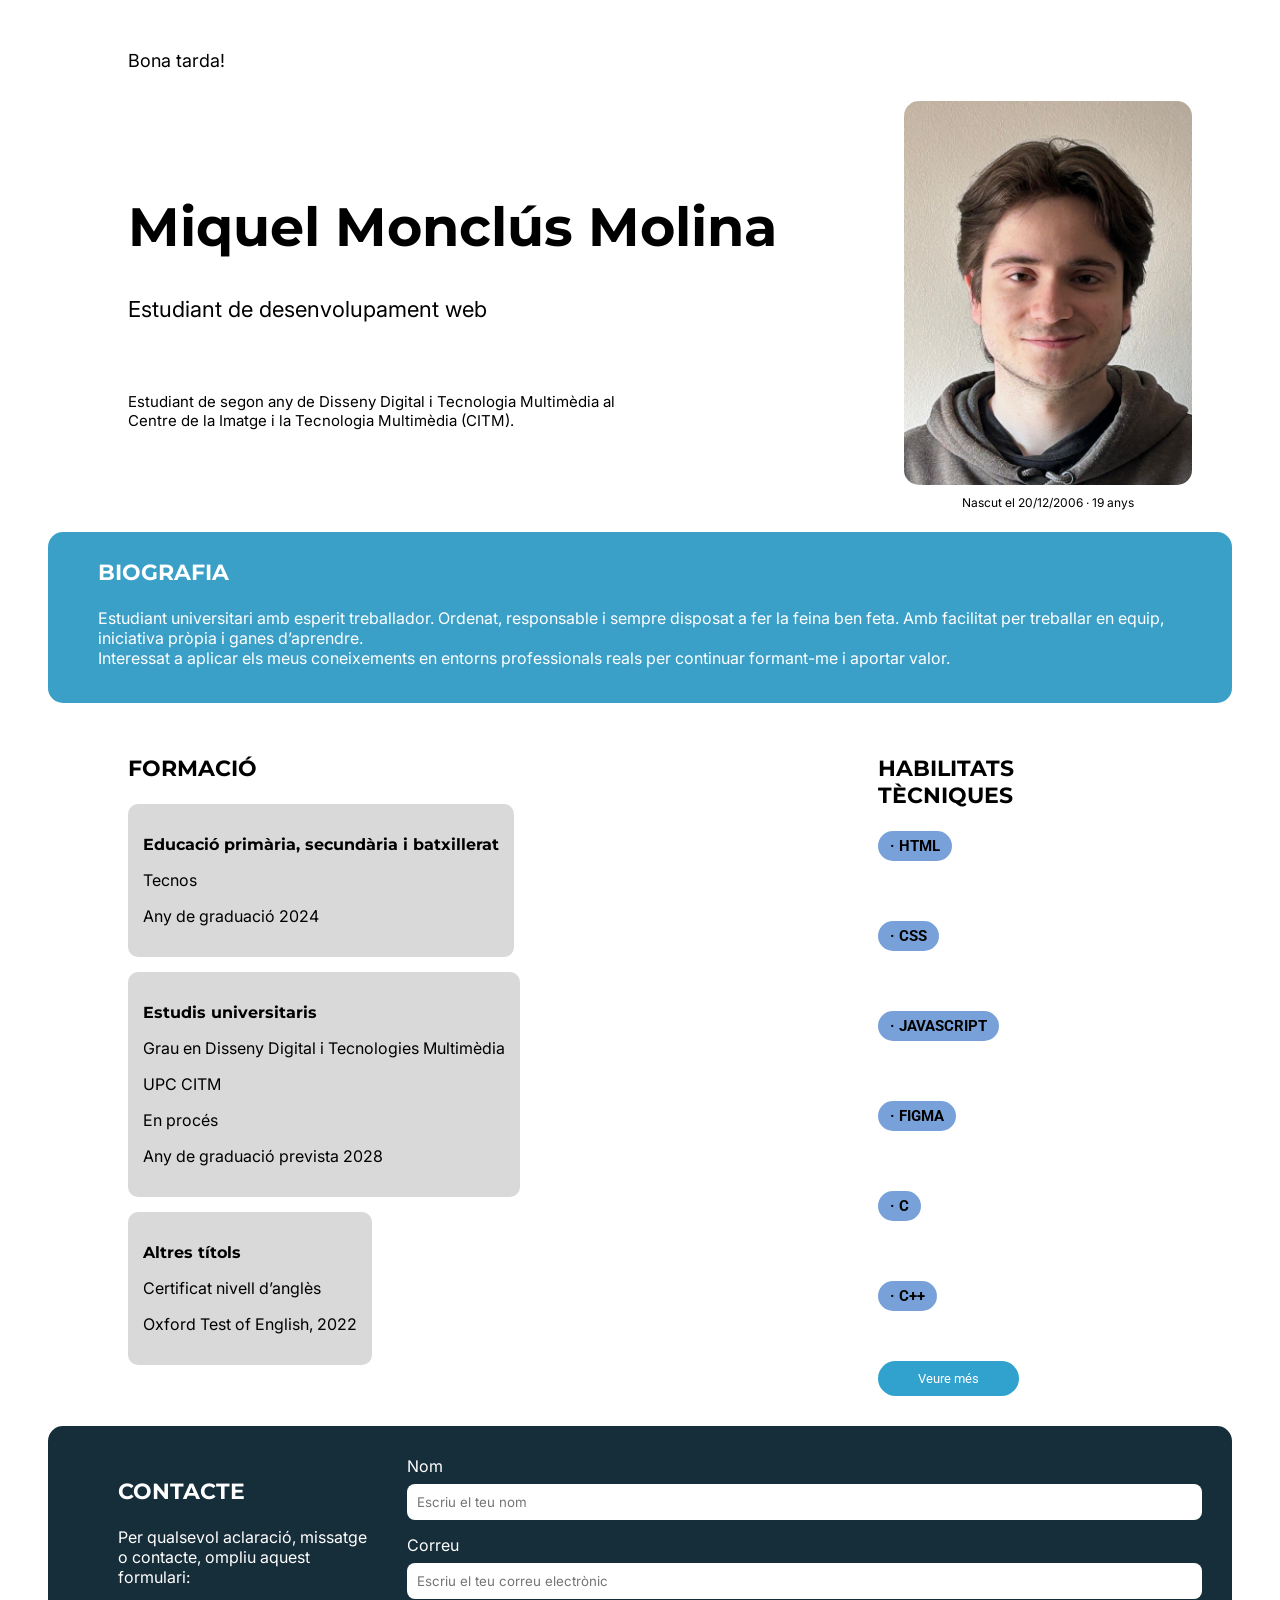
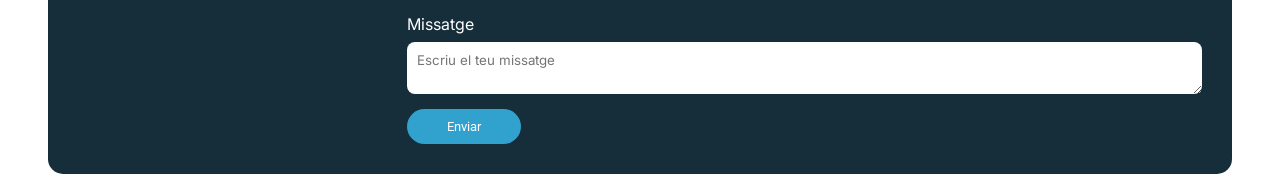
<file: p03/index.html>
<!DOCTYPE html>
<html lang="en">
<head>
    <meta charset="UTF-8">



    <!-- CSS -->
    <link rel="stylesheet" href="./css/style.css">


    <!-- JAVASCRIPT -->
    <script src="./js/main.js" defer ></script>

    <!-- Google Fonts -->
        <link rel="preconnect" href="https://fonts.googleapis.com">
        <link rel="preconnect" href="https://fonts.gstatic.com/" crossorigin>

        <link href="https://fonts.googleapis.com/css2?family=Inter:ital,opsz,wght@0,14..32,100..900;1,14..32,100..900&display=swap" rel="stylesheet">
        <link href="https://fonts.googleapis.com/css2?family=Montserrat:ital,wght@0,100..900;1,100..900&display=swap" rel="stylesheet">
        <link href="https://fonts.googleapis.com/css2?family=Roboto:ital,wght@0,100..900;1,100..900&display=swap" rel="stylesheet">

    <meta name="viewport" content="width=device-width, initial-scale=1.0">
    <title>CV P03 Miquel</title>




</head>

<body>


<header>

    <div id="header-top"></div>

    <div id="header-container">

        <div id="header-esq">
            <h1>Miquel Monclús Molina</h1>
            <h2>Estudiant de desenvolupament web</h2>

            <p id="descripcio">
            Estudiant de segon any de Disseny Digital i Tecnologia Multimèdia al <br> 
            Centre de la Imatge i la Tecnologia Multimèdia (CITM).
            </p>
        </div>

        <div id="header-dreta">
            <img id="fotoperfil" src="./img/foto.jpg" alt="Foto de perfil">
            <p id="naixement">Nascut el 20/12/2006</p>
        </div>

    </div>

</header>


<div id="biografia">
    <div id="bio-header">
        <h3>BIOGRAFIA</h3>
    </div>

    <p>
        Estudiant universitari amb esperit treballador. Ordenat, responsable i sempre disposat a fer la feina ben feta. Amb facilitat per treballar en equip, iniciativa pròpia i ganes d’aprendre.<br> 
        Interessat a aplicar els meus coneixements en entorns professionals reals per continuar formant-me i aportar valor.
    </p>
</div>

<section id="formacio-habilitats">

    <!-- FORMACIÓ -->
    <div id="formacio">
        <h3>FORMACIÓ</h3>

        <div class="card">
            <p class="titol">Educació primària, secundària i batxillerat</p>
            <p>Tecnos</p>
            <p>Any de graduació 2024</p>
        </div>

        <div class="card">
            <p class="titol">Estudis universitaris</p>
            <p>Grau en Disseny Digital i Tecnologies Multimèdia</p>
            <p>UPC CITM</p>
            <p>En procés</p>
            <p>Any de graduació prevista 2028</p>
        </div>

        <div class="card">
            <p class="titol">Altres títols</p>
            <p>Certificat nivell d’anglès</p>
            <p>Oxford Test of English, 2022</p>
        </div>
    </div>

    <!-- SKILLS -->
    <div id="habilitats">
        <h3>HABILITATS TÈCNIQUES</h3>

        <div id="container"></div>

        <button id="toggle-btn">Veure més</button>
    </div>

</section>

<!--Formulari contacte-->
<section class="contacte">
  <div class="contacte-container">
    
    <div class="contacte-text">
      <h3>CONTACTE</h3>
      <p>Per qualsevol aclaració, missatge<br> o contacte, ompliu aquest<br> formulari:</p>
    </div>

    <form id="formulariContacte" novalidate>
      
      <label for="nom">Nom</label>
      <input type="text" id="nom" placeholder="Escriu el teu nom" required>

      <label for="correu">Correu</label>
      <input type="email" id="correu" placeholder="Escriu el teu correu electrònic" required>

      <label for="missatge">Missatge</label>
    <textarea id="missatge" placeholder="Escriu el teu missatge" required></textarea>

      <button type="submit" id="enviar">Enviar</button>



    </form>
  </div>
</section>


</body>
</html>
</file>
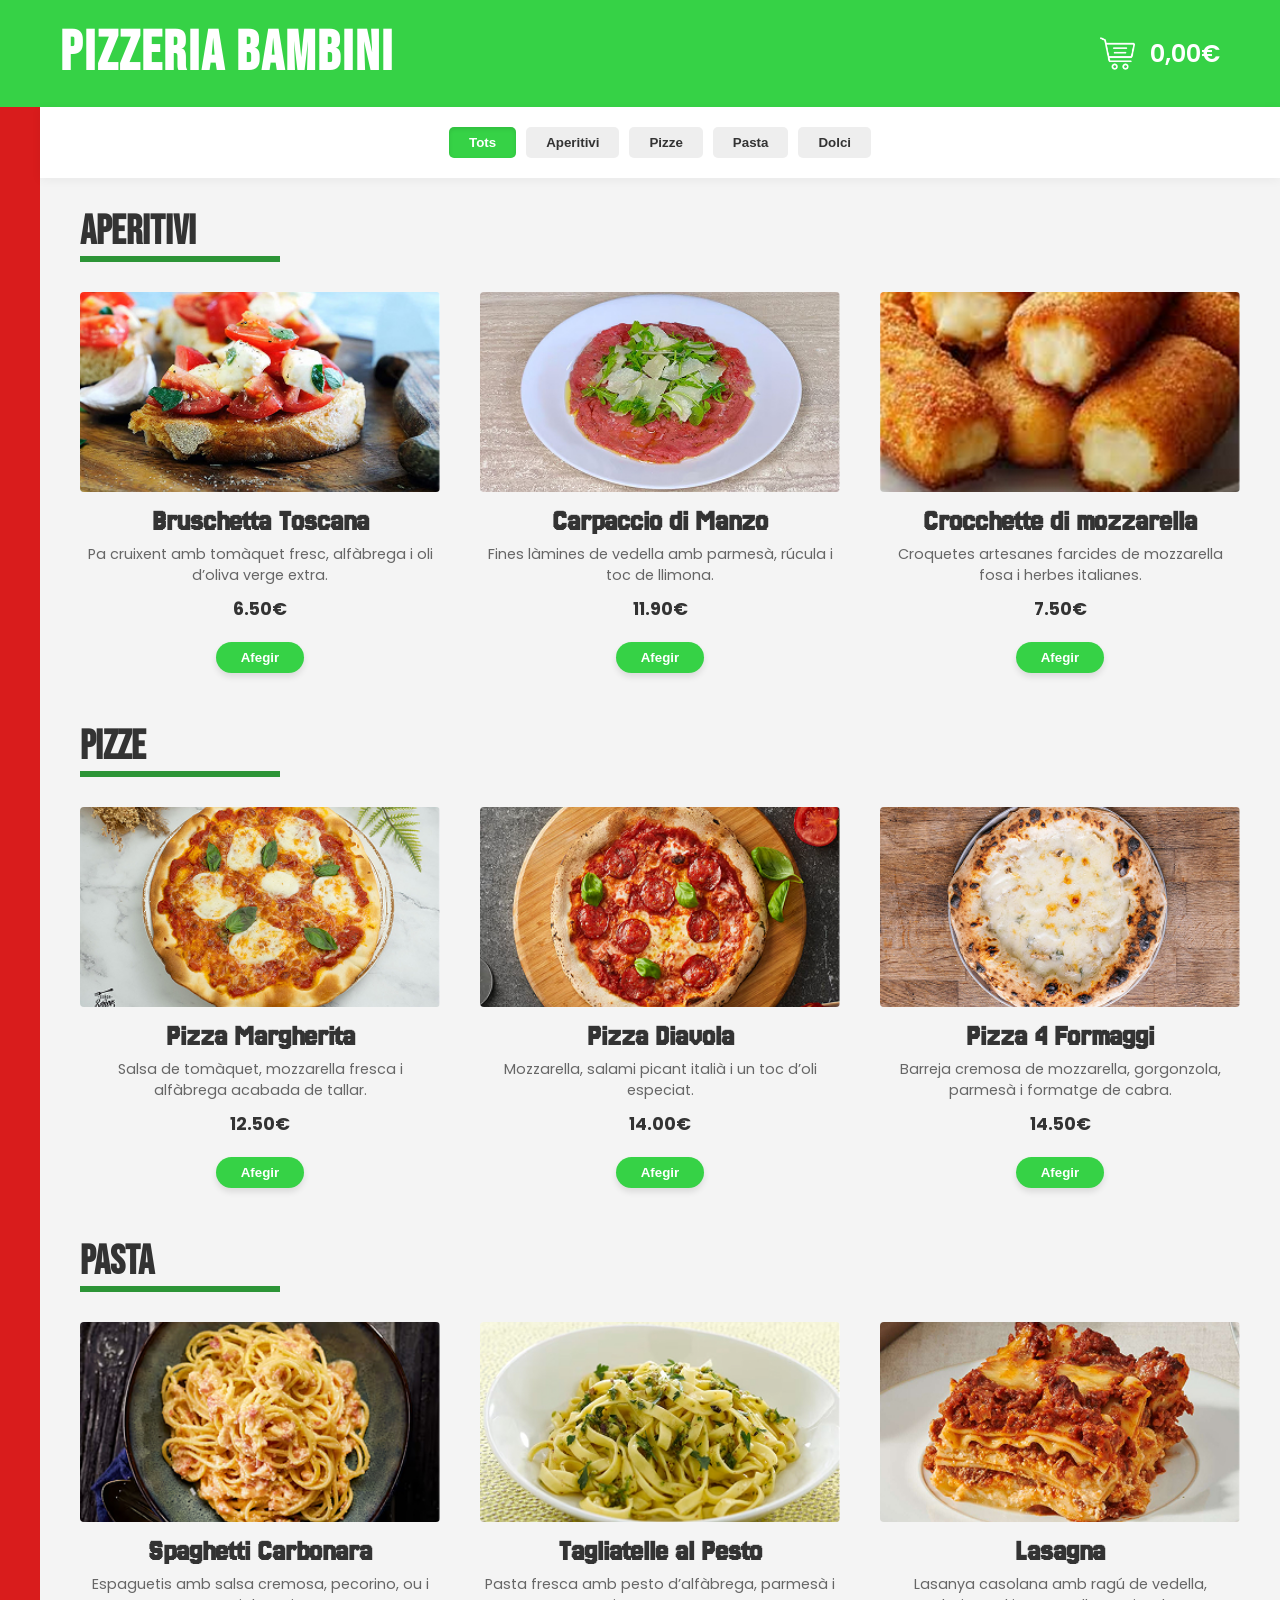
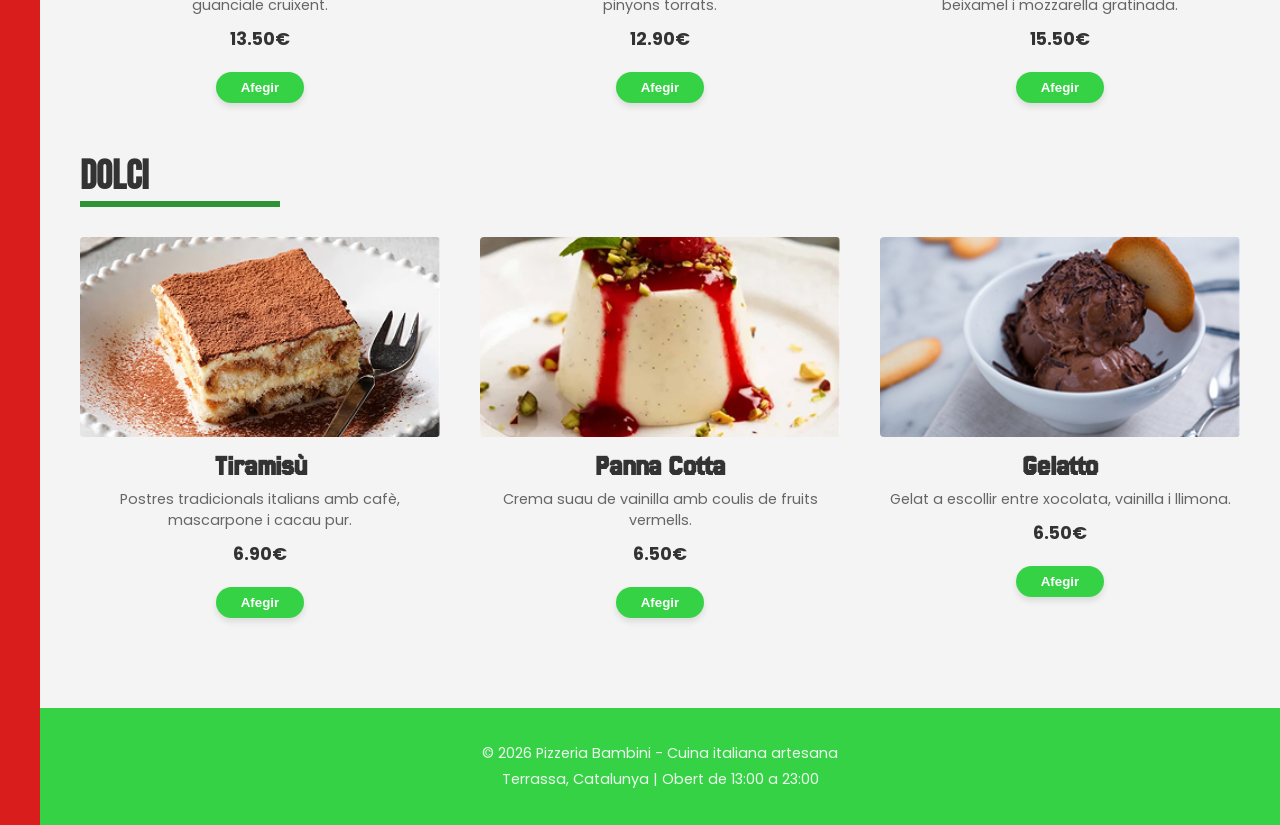
<file: p04/index.html>
<!DOCTYPE html>
<html lang="ca">
<head>
    <meta charset="UTF-8">
    <meta name="viewport" content="width=device-width, initial-scale=1.0">
    <title>Pizzeria Bambini</title>

    <!-- CSS -->
    <link rel="stylesheet" href="css/style.css">

    <!-- JAVASCRIPT -->
    <script src="js/main.js" defer></script>

     <!-- Google Fonts -->
    <link rel="preconnect" href="https://fonts.googleapis.com">
    <link rel="preconnect" href="https://fonts.gstatic.com" crossorigin>
    <link href="https://fonts.googleapis.com/css2?family=Bebas+Neue&family=Poppins:wght@400;600;700&display=swap" rel="stylesheet">
    <link href="https://fonts.googleapis.com/css2?family=Jersey+25&display=swap" rel="stylesheet">
</head>
<body>
    <header>
        <div id="header-esq">
            <h1>PIZZERIA BAMBINI</h1>
        </div>
        <div class="carrito" id="boto-carrito">
            <img src="img/carrito.svg" alt="Carrito">
            <span id="total">0,00€</span>
        </div>
    </header>

    <main>
        <div id="vista-carta">
            <nav class="filtres">
                <button data-categoria="tots" class="active">Tots</button>
                <button data-categoria="aperitivi">Aperitivi</button> 
                <button data-categoria="pizze">Pizze</button>
                <button data-categoria="pasta">Pasta</button>
                <button data-categoria="dolci">Dolci</button>
            </nav>
            
            <div id="menu-container"></div>
        </div>

        <div id="vista-confirmacio" class="hidden">
            <a href="#" id="btn-tornar" class="enllaç-tornar">Tornar a la carta</a>
            
            <h2>Resum de la teva comanda</h2>
            <hr>
            
            <div id="llista-resum"></div>
            <div id="total-final">Total: 0,00€</div>

            <section class="formulari-seccio">
                <form id="formulari-comanda">
                    <div class="form-group">
                        <label for="nom">El teu nom:</label>
                        <input type="text" id="nom" required placeholder="Ex: Marc">
                    </div>
                    <div class="form-group">
                        <label for="observacions">Observacions:</label>
                        <textarea id="observacions" placeholder="Al·lèrgies o detalls..."></textarea>
                    </div>
                    <button type="submit" class="btn-confirmar">CONFIRMAR I ENVIAR POSICIÓ</button>
                </form>
            </section>
        </div>
    </main>
<footer>
    <div class="footer-content">
        <p>&copy; 2026 Pizzeria Bambini - Cuina italiana artesana</p>
        <p>Terrassa, Catalunya | Obert de 13:00 a 23:00</p>
    </div>
</footer>
</body>
</html>
</file>
<file: p03/css/style.css>
h1{
    font-family: "Montserrat";
    font-weight: bolder;
    margin-left: 40px;
    font-size: 54px;
}

h2{
    font-family: "Inter";
    font-weight:normal;
    margin-left: 40px;
    margin-top: 30px;
    font-size: 22px;
}

h3{
    font-family: "Montserrat";
    font-weight:bold;

    font-size: 22px;
}

#descripcio{
    font-family: "Inter";
    margin-left: 40px;
    margin-top: 70px;
    font-size: 15px;
}


#header-container {
  display: flex;
  justify-content: space-between;
  align-items: center;
}

#fotoperfil{
    max-width: 288px;
    max-height: 384px;
    border-radius: 15px;
    margin-top: 20px;
}

#header-dreta #naixement {
  font-family: "Inter";
  font-weight:normal;
  font-size: 12px;
  margin-top: 10px;
  text-align: center;
}

#header-top {

  margin-top: 50px;
  margin-left: 80px;

}

#header-esq{
    margin-left: 80px;
 
}

#header-dreta{
    margin-right: 80px;
    display: flex;
    flex-direction: column; 
    align-items: center;    
}

#header-bottom {
  display: flex;
  justify-content: space-between;
  align-items: center;
}

#biografia{
    background-color: #3aa0c8;
    margin-top: 10px;
    margin-right: 40px;
    margin-left: 40px;
    padding: 5px 10px; 
    border-radius: 15px;
    color: white;

}

#bio-header{
    margin-left: 40px;
    margin-bottom: 1px; 

    font-family: "Montserrat";
    font-weight:lighter;
}

#biografia p{
    margin-left: 40px;

    font-family: "Inter";
    font-size: 16px;
    margin-bottom: 30px;
}

#formacio-habilitats{
    display: flex;
    justify-content: space-between;
    margin-left: 40px;
    margin-right: 40px;
    margin-top: 30px;
    gap: 50px;
}

#formacio{
    width: 100%;
    max-width: 500px;
    margin-left: 80px;
    align-items: flex-start; 

}

.card{
    background-color: #d9d9d9;
    padding: 15px;
    border-radius: 10px;
    margin-bottom: 15px;


    display: inline-block;   
    max-width: 100%;       

}


.card .titol{
    font-family: "Montserrat";
    font-weight:lighter;
    font-weight: bold;
}

.card p{
    font-family: "Inter";

}


#habilitats{
    margin-left: 200px;
    margin-right: 200px;
}

#container{
    display: flex;
    flex-direction: column;

    gap: 60px;
}

.skill{
    background-color: #79A1D9;
    font-family: "Roboto";
    font-size: 15px;
    font-weight: bold;
    padding: 6px 12px;
    border-radius: 20px;
    width: fit-content;
}

#toggle-btn{
    font-family: "Roboto";
    background-color: #31A2CE;
    color: white;
    margin-top: 50px;

    display: block;              


    padding: 10px 40px;          
    border-radius: 20px;

    text-align: center;
    border: none;
    cursor: pointer;
}

.hidden{
    display: none;
}

/*formulari contacte*/

.contacte {
  background-color: #162D3A;
  padding: 30px;
  border-radius: 15px;
  color: white;
  margin-right: 40px;
  margin-left: 40px;
  margin-top: 30px;
    font-family: "Inter";
}

.contacte-container {
  display: flex;
  gap: 40px;
}

.contacte label {
  display: block;
  margin-bottom: 8px;
  font-family: "Inter";
}

form {
flex: 1;
  display: flex;
  flex-direction: column;
}

input, textarea {
  margin-bottom: 15px;
  padding: 10px;
  border-radius: 8px;
  border: none;
}

.contacte input,
.contacte textarea {
  font-family: "Inter";
}

.contacte input::placeholder,
.contacte textarea::placeholder {
  font-family: "Inter";
}

.contacte-text{
margin-left: 40px;
}


.error {
  color: red;
  margin-top: 10px;
  font-family: "Inter";
  font-size: 14px;
}

#enviar{

    font-family: "Roboto";
    background-color: #31A2CE;
    color: white;


      width: fit-content;    
    padding: 10px 40px;          
    border-radius: 20px;

    text-align: center;
    border: none;
    cursor: pointer;
}

.good {
  color: #2ecc71; 
  margin-top: 10px;
  font-family: "Inter";
  font-size: 14px;
}


.salutacio {
  font-family: "Inter";
  font-size: 18px;

  margin-left: 40px;
  margin-bottom: 10px;
}
@media (max-width: 768px) {

  #header-container {
    flex-direction: row;
    align-items: flex-start;
    gap: 15px;
    padding: 0 20px;
  }

  #header-esq {
    margin-left: 0;
    order: 2;
  }

  h1 {
    font-size: 32px;
    margin-left: 0;
  }

  h2 {
    font-size: 18px;
    margin-left: 0;
    margin-top: 10px;
  }

  #descripcio {
    margin-left: 0;
    margin-top: 40px;
    font-size: 14px;
  }

  #header-top {
    margin-top: 40px;
    margin-left: 0px;
  }

  #header-dreta {
    margin-right: 0;
    align-items: flex-start;
  }

  #header-bottom {
    flex-direction: row;
    gap: 15px;
  }

  #fotoperfil {
    width: 263px;
    height: auto;
  }

  #naixement {
    font-size: 12px;
    text-align: left;
  }

  #biografia {
    margin: 20px;
  }

  #biografia p,
  #bio-header {
    margin-left: 20px;
  }

  #formacio-habilitats {
    display: grid;
    grid-template-columns: 1fr 1fr;
    gap: 20px;
    margin: 20px;
  }

  #formacio {
    margin: 0;
  }

  #habilitats {
    margin: 0;
  }

  #container {
    gap: 20px;
    align-items: flex-start;
  }

  .skill {
    font-size: 12px;
    padding: 4px 10px;
  }

  #toggle-btn {
    margin-top: 20px;
    padding: 8px 20px;
  }

  .contacte {
    margin: 20px;
  }

  .contacte-container {
    display: grid;
    grid-template-columns: 1fr 2fr;
    gap: 20px;
  }

  .contacte-text {
    margin-left: 0;
    font-size: 14px;
  }

  form {
    width: 100%;
  }

  input, textarea {
    width: 100%;
    font-size: 14px;
  }

  #enviar {
    align-self: flex-start;
  }

  .card {
    padding: 10px;
    border-radius: 10px;
    margin-bottom: 10px;
    font-size: 14px;
  }
}
</file>
<file: p04/css/style.css>
* {
    margin: 0;
    padding: 0;
    box-sizing: border-box;
}

body {
    background-color: #f4f4f4;
    font-family: 'Poppins', sans-serif;
    color: #333;
    overflow-x: hidden;
}


header {
    background-color: #36d246;
    display: flex;
    justify-content: space-between;
    align-items: center;
    padding: 20px 60px;
    color: white;
}

header h1 {
    font-family: 'Bebas Neue', sans-serif;
    font-size: 3.5rem;
    letter-spacing: 2px;
}

.carrito {
    display: flex;
    align-items: center;
    gap: 15px;
    font-size: 1.5rem;
    font-weight: 600;
    cursor: pointer;
}

.carrito img {
    width: 35px;
    filter: brightness(0) invert(1);
}


.filtres {
    display: flex;
    justify-content: center;
    gap: 10px;
    padding: 20px;
    background: white;
    margin-top: -40px; 
    margin-left: -40px; 
    margin-right: -40px;
    width: calc(100% + 80px);
    margin-bottom: 30px;
    box-shadow: 0 2px 10px rgba(0,0,0,0.05);
}

.filtres button {
    background: #eee;
    color: #333;
    padding: 8px 20px;
    border-radius: 5px;
    border: none;
    cursor: pointer;
    font-weight: 600;
    transition: background-color 0.3s ease, color 0.3s ease;
}

.filtres button:hover {
    background-color: #36d246;
    color: white;
}

.filtres button.active {
    background-color: #36d246;
    color: white;
    box-shadow: inset 0 2px 4px rgba(0,0,0,0.1);
}


main {
    min-height: 100vh;
    border-left: 40px solid #d91c1c;
    padding: 40px;
    margin-bottom: 0; 
}

.hidden { 
    display: none; 
}


.categoria-seccio { 
    margin-bottom: 50px; 
}
.categoria-seccio h2 { 
    font-family: 'Bebas Neue', sans-serif; 
    font-size: 2.5rem; 
}
.categoria-seccio hr { border: none; 
    height: 6px; 
    background: #2c9436; 
    width: 200px; 
    margin-bottom: 30px; 
}

.plats-grid {
    display: grid;
    grid-template-columns: repeat(3, 1fr);
    gap: 40px;
}


.plat { 
    text-align: center; 
    display: flex; 
    flex-direction: column; 
    align-items: center; 
}

.plat img { 
    width: 100%; 
    height: 200px; 
    object-fit: cover; 
    border-radius: 4px; 
    margin-bottom: 15px; 
}

.plat h3 { 
    font-family: 'Jersey 25', sans-serif; 
    font-size: 1.8rem; 
    margin-bottom: 8px; 
}
.plat p { 
    font-size: 0.9rem; 
    color: #666; 
    margin-bottom: 10px; 
    flex-grow: 1; 
}
.preu { 
    font-weight: 700; 
    font-size: 1.1rem; 
    margin-bottom: 10px; 
}


.plat button {
    background: #36d246;
    color: white;
    border-radius: 20px;
    padding: 8px 25px;
    border: none;
    cursor: pointer;
    font-weight: 600;
    box-shadow: 0 4px 6px rgba(0, 0, 0, 0.1);
    margin-top: 20px; 
    transition: transform 0.3s ease, box-shadow 0.3s ease, background-color 0.3s ease;
}

.plat button:hover {
    transform: translateY(-5px);
    box-shadow: 0 8px 15px rgba(0, 0, 0, 0.2);
    background-color: #3ee64f; 
}

.plat button:active {
    transform: translateY(-2px);
    box-shadow: 0 4px 8px rgba(0, 0, 0, 0.15);
}


.enllaç-tornar {
    display: inline-block;
    color: #333;
    text-decoration: none;
    font-weight: 600;
    margin-bottom: 20px;
    transition: color 0.3s;
}

.enllaç-tornar:hover { color: #d91c1c; }

.item-resum {
    display: flex;
    justify-content: space-between;
    align-items: center;
    background: white;
    padding: 15px;
    margin-bottom: 10px;
    border-radius: 8px;
}

.info-plat { display: flex; align-items: center; gap: 15px; }
.controls-quantitat {
    display: inline-flex;
    align-items: center;
    gap: 8px;
    background: #f0f0f0;
    padding: 3px 8px;
    border-radius: 20px;
}

.btn-minus, .btn-plus { width: 24px; height: 24px; border-radius: 50%; color: white; display: flex; align-items: center; justify-content: center; border:none; cursor:pointer;}
.btn-minus { background: #666; }
.btn-plus { background: #36d246; }
.btn-eliminar { background: #d91c1c; color: white; padding: 6px 15px; border-radius: 5px; border:none; cursor:pointer; }

/* FORMULARI I ERRORS */
.form-group { margin-bottom: 15px; }
.form-group label { display: block; font-weight: 600; margin-bottom: 5px;}
.form-group input, .form-group textarea { width: 100%; padding: 10px; border: 1px solid #ccc; border-radius: 4px; font-family: inherit;}

.btn-confirmar { 
    background: #36d246; 
    color: white; 
    padding: 15px; 
    width: 100%; 
    border-radius: 5px; 
    font-size: 1.1rem; 
    margin-top: 10px; 
    border:none; 
    cursor:pointer; 
    font-weight:700;
    transition: background 0.3s;
}
.btn-confirmar:hover { background: #2eb13c; }

.error-text {
    color: #d91c1c;
    background: #ffdada;
    padding: 12px;
    border-radius: 6px;
    margin-top: 15px;
    font-size: 0.9rem;
    font-weight: 700;
    text-align: center;
    border: 1px solid #d91c1c;
}

.success-text {
    color: #1c942c;
    background: #dcfade;
    padding: 12px;
    border-radius: 6px;
    margin-top: 15px;
    font-size: 0.9rem;
    font-weight: 700;
    text-align: center;
    border: 1px solid #1c942c;
}

/* footer */
footer {
    background-color: #36d246;
    color: white;
    text-align: center;
    padding: 30px 20px;
    border-left: 40px solid #d91c1c; 
    margin-top: 0; 
    font-size: 0.9rem;
    position: relative;
}

.footer-content p {
    margin: 5px 0;
    opacity: 0.9;
}

footer::before {
    display: block;
    font-size: 1.5rem;
    margin-bottom: 10px;
}


@media (max-width: 768px) {
    header { padding: 20px; }
    header h1 { font-size: 2.2rem; }
    main { border-left: 20px solid #d91c1c; padding: 20px; }
    
    .filtres { 
        margin-top: -20px; margin-left: -20px; margin-right: -20px; 
        width: calc(100% + 40px); flex-wrap: wrap; 
        padding: 15px;
    }

    .plats-grid { display: flex; flex-direction: column; gap: 0; }
    
    .plat {
        flex-direction: row;
        text-align: left;
        background: white;
        padding: 12px;
        border-radius: 8px;
        margin-bottom: 20px;
        align-items: center;
        box-shadow: 0 2px 5px rgba(0,0,0,0.05);
    }

    .plat img { width: 100px; height: 80px; margin-bottom: 0; border-radius: 6px; }
    .info-text-plat { flex-grow: 1; margin-left: 15px; }
    .plat h3 { font-size: 1.1rem; margin: 0; }
    .plat p { display: none; } /* Amagat en mòbil per neteja */
    .preu { display: block; margin: 0; font-size: 1rem; color: #333; }
    
    .plat button { 
        padding: 8px 15px; 
        font-size: 0.85rem;
        margin-left: 10px;
        margin-top: 0;
    }
    
    .plat button:hover { transform: none; box-shadow: 0 4px 6px rgba(0, 0, 0, 0.1); }

    footer { border-left: 20px solid #d91c1c; }
}
</file>
